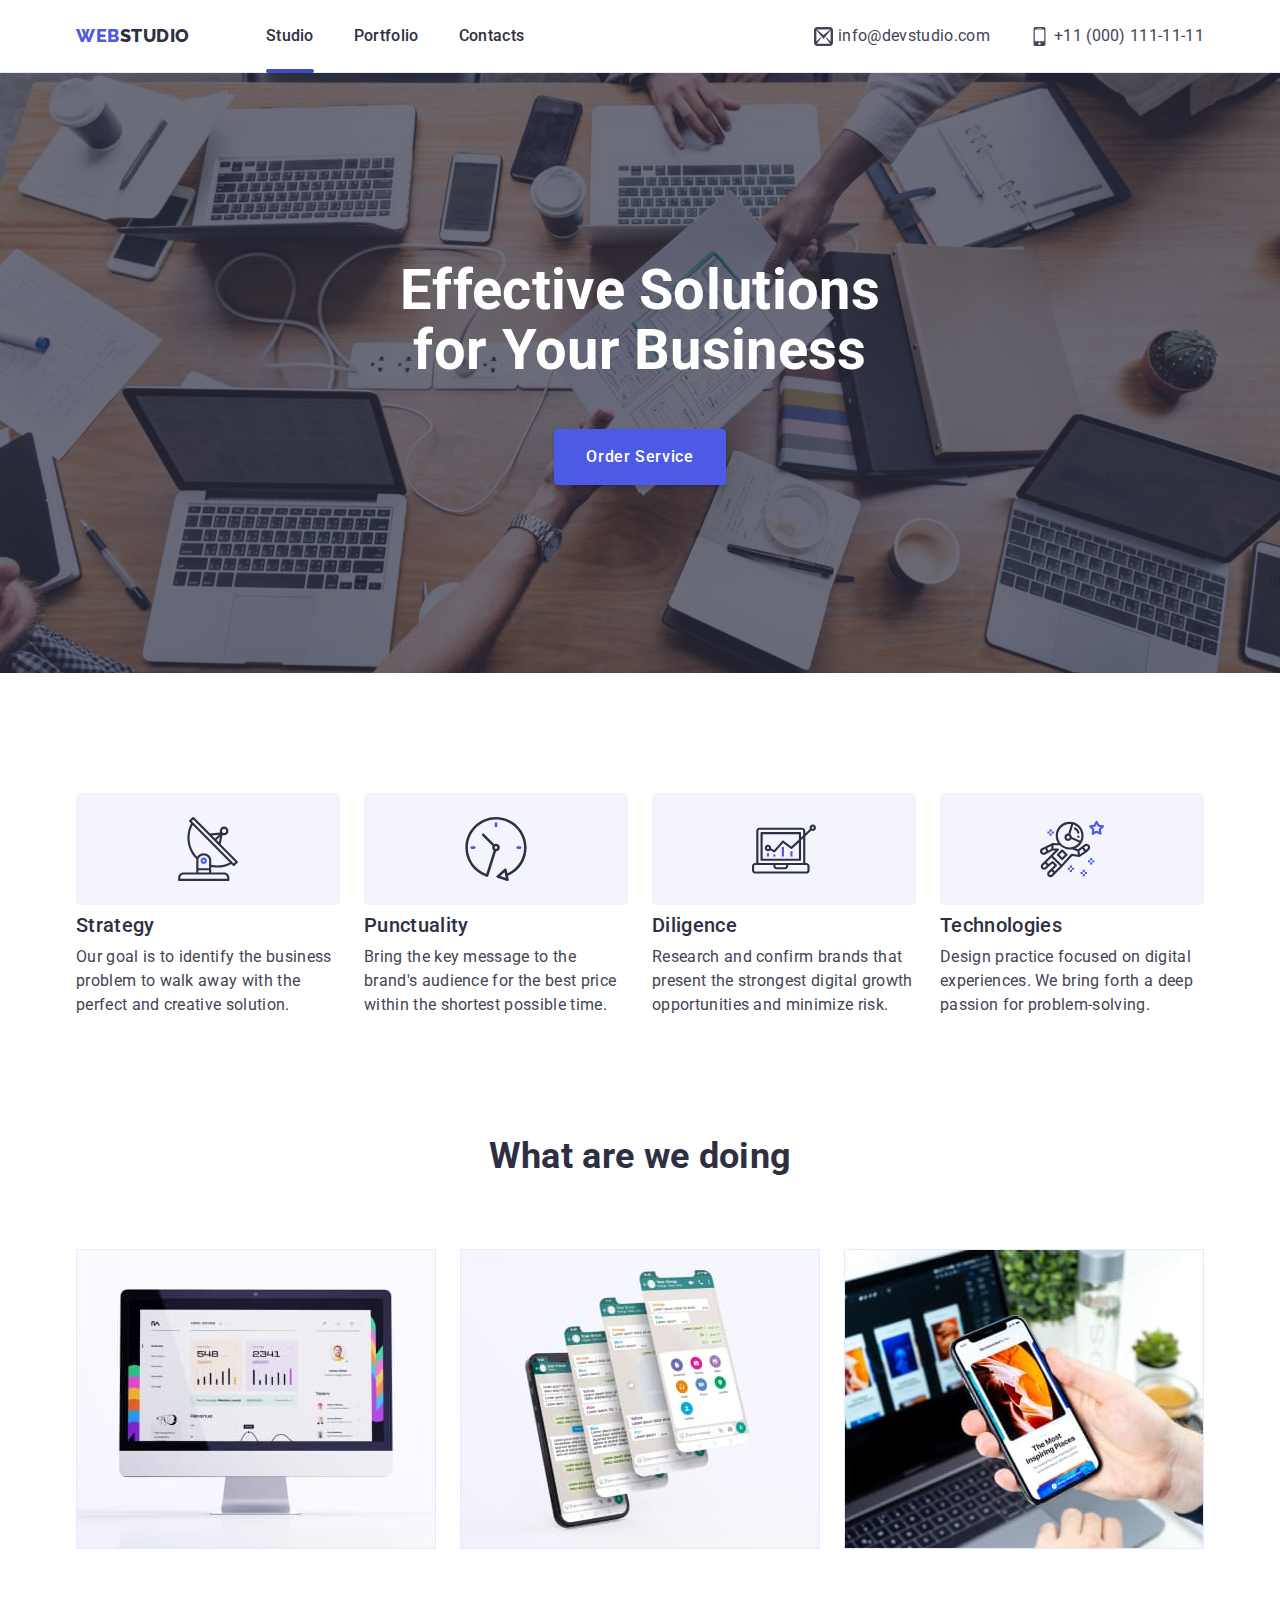
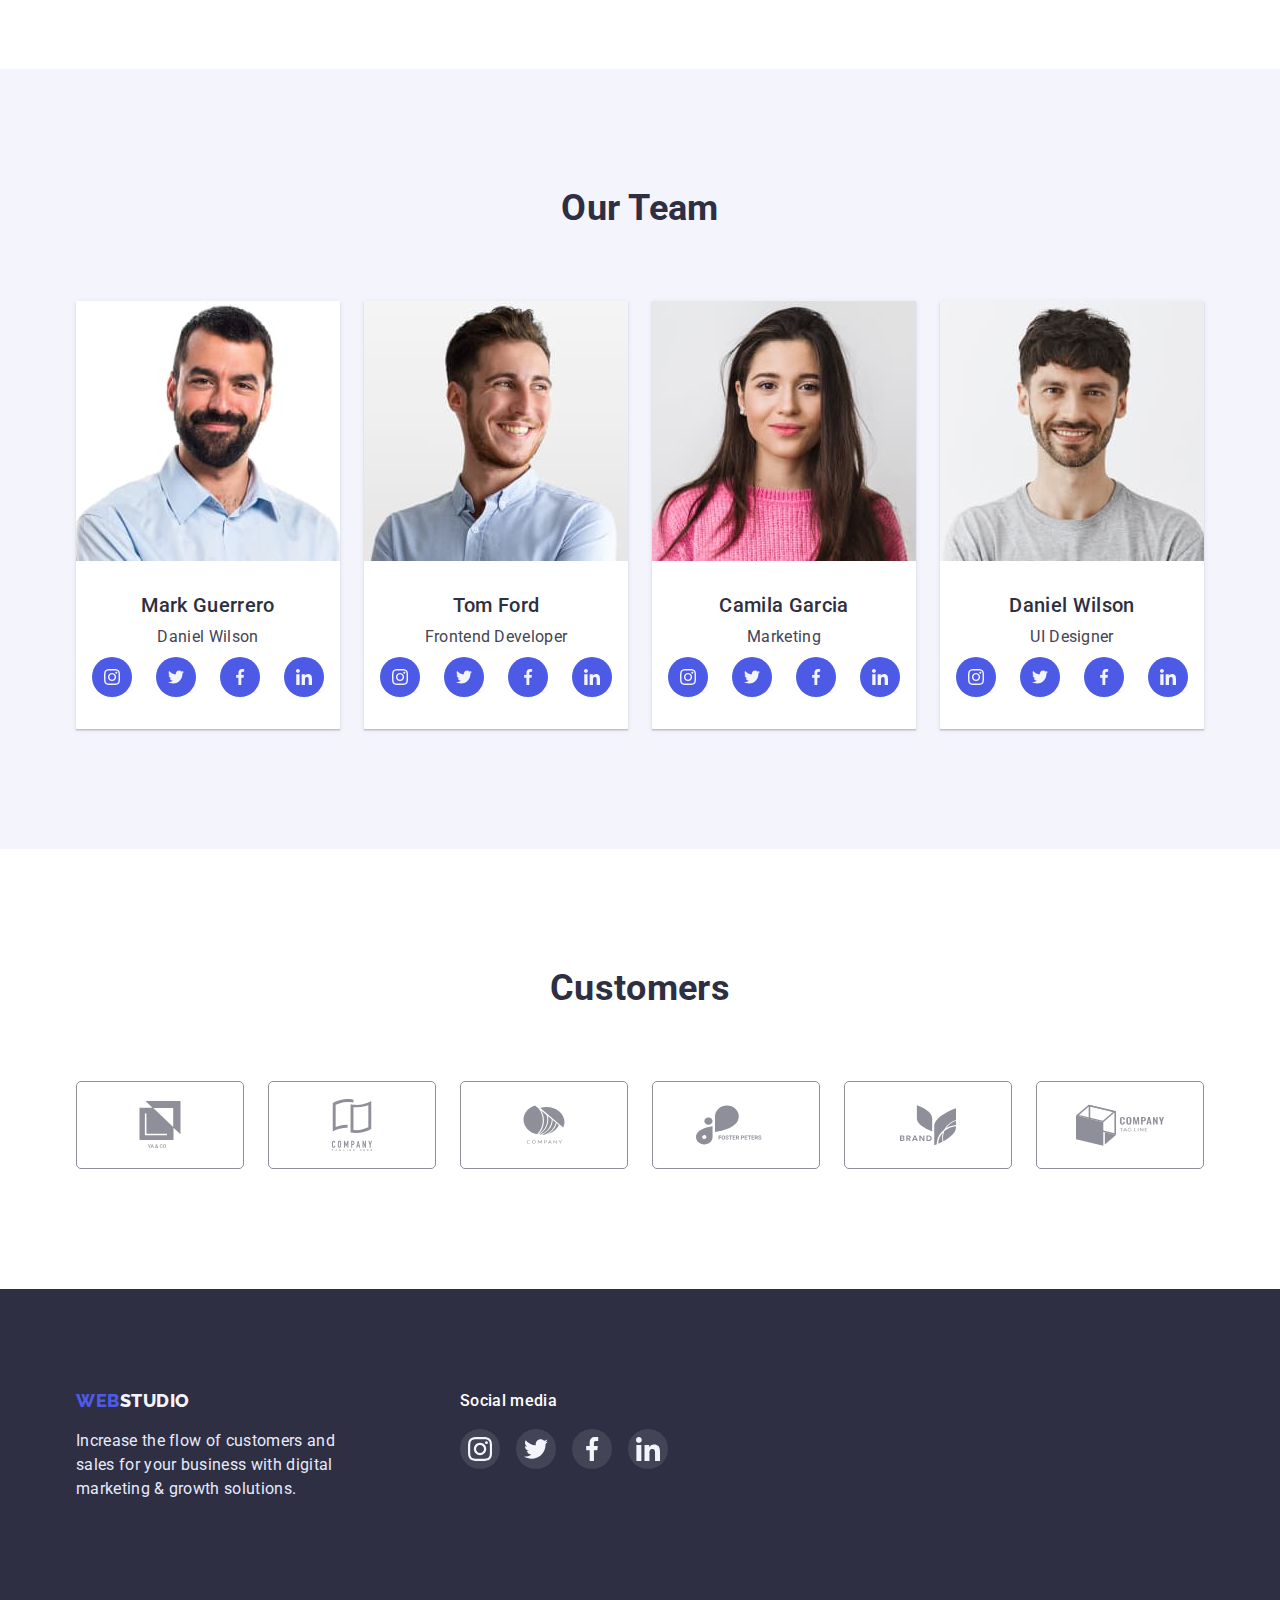
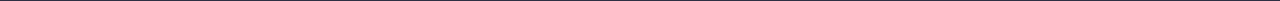
<file: index.html>
<!DOCTYPE html>
<html lang="en">
  <head>
    <meta charset="UTF-8" />
    <meta http-equiv="X-UA-Compatible" content="IE=edge" />
    <meta name="viewport" content="width=device-width, initial-scale=1.0" />
    <title>Web Studio</title>
    <link rel="icon" href="./images/icon.png" />
    <link rel="preconnect" href="https://fonts.googleapis.com" />
    <link rel="preconnect" href="https://fonts.gstatic.com" crossorigin />
    <link
      href="https://fonts.googleapis.com/css2?family=Raleway:wght@800&family=Roboto:wght@400;500;700&display=swap"
      rel="stylesheet"
    />
    <link
      rel="stylesheet"
      href="https://cdnjs.cloudflare.com/ajax/libs/modern-normalize/1.1.0/modern-normalize.min.css"
    />
    <link rel="stylesheet" href="./css/style.css" />
  </head>
  <body>
    <!--  header  -->
    <header class="header">
      <div class="container header-flex">
        <a href="./index.html" class="logo link"><span>Web</span>Studio</a>
        <nav class="nav">
          <ul class="nav-items list-style">
            <li class="nav-item">
              <a class="nav-link link active" href="./index.html">Studio</a>
            </li>
            <li class="nav-item">
              <a class="nav-link link" href="./portfolio.html">Portfolio</a>
            </li>
            <li class="nav-item">
              <a class="nav-link link" href="#">Contacts</a>
            </li>
          </ul>
        </nav>
        <ul class="contacts-items list-style">
          <li class="contacts-item">
            <a
              class="contacts-link link mail"
              href="mailto:info@devstudio.com"
              target="_blank"
              rel=" noopener , nofollow , noreferrer"
            >
              <svg width="19" height="19">
                <use href="./images/icons.svg#icon-contact-mail"></use>
              </svg>
              info@devstudio.com
            </a>
          </li>
          <li class="contacts-item">
            <a class="contacts-link link" href="tel:+110001111111">
              <svg width="19" height="19">
                <use href="./images/icons.svg#icon-contact-mobile"></use>
              </svg>
              +11 (000) 111-11-11
            </a>
          </li>
        </ul>
      </div>
    </header>
    <main>
      <!--  Hero  -->
      <section class="hero">
        <div class="container">
          <h1 class="hero-titel">
            Effective Solutions<br />
            for Your Business
          </h1>
          <button class="hero-btn basic-btn" type="button" data-modal-open>
            Order Service
          </button>
        </div>
      </section>
      <!--  Why we?  -->
      <section class="why-we">
        <div class="container">
          <h2 class="why-we-titel" hidden>Why we?</h2>
          <ul class="why-we-items list-style">
            <li class="why-we-item">
              <div class="why-we-img">
                <svg width="64" height="64">
                  <use href="./images/icons.svg#icon-why-we-antenna"></use>
                </svg>
              </div>
              <h3>Strategy</h3>
              <p>
                Our goal is to identify the business problem to walk away with
                the perfect and creative solution.
              </p>
            </li>
            <li class="why-we-item">
              <div class="why-we-img">
                <svg width="64" height="64">
                  <use href="./images/icons.svg#icon-why-we-clock"></use>
                </svg>
              </div>
              <h3>Punctuality</h3>
              <p>
                Bring the key message to the brand's audience for the best price
                within the shortest possible time.
              </p>
            </li>
            <li class="why-we-item">
              <div class="why-we-img">
                <svg width="64" height="64">
                  <use href="./images/icons.svg#icon-why-we-diagram"></use>
                </svg>
              </div>
              <h3>Diligence</h3>
              <p>
                Research and confirm brands that present the strongest digital
                growth opportunities and minimize risk.
              </p>
            </li>
            <li class="why-we-item">
              <div class="why-we-img">
                <svg width="64" height="64">
                  <use href="./images/icons.svg#icon-why-we-astronaut"></use>
                </svg>
              </div>
              <h3>Technologies</h3>
              <p>
                Design practice focused on digital experiences. We bring forth a
                deep passion for problem-solving.
              </p>
            </li>
          </ul>
        </div>
      </section>
      <!--  What are we doing  -->
      <section class="what-are-we-doing">
        <div class="container">
          <h2 class="what-are-we-doing-titel">What are we doing</h2>
          <ul class="what-are-we-doing-items list-style">
            <li class="what-are-we-doing-item">
              <img
                src="./images/img1.jpg"
                alt="monoblock"
                width="360"
                height="300"
              />
              <h3>descktop applications</h3>
            </li>
            <li class="what-are-we-doing-item">
              <img
                src="./images/img2.jpg"
                alt="multitasking"
                width="360"
                height="300"
              />
              <h3>phone applications</h3>
            </li>
            <li class="what-are-we-doing-item">
              <img
                src="./images/img3.jpg"
                alt="phone"
                width="360"
                height="300"
              />
              <h3>one ecosystem</h3>
            </li>
          </ul>
        </div>
      </section>
      <!--  Our team  -->
      <section class="our-team">
        <div class="container">
          <h2 class="our-team-titel">Our Team</h2>
          <ul class="our-team-items list-style">
            <li class="our-team-item">
              <img
                class="our-team-img"
                src="./images/team-card1.jpg"
                alt="man"
                width="264"
                height="260"
              />
              <div class="our-team-box">
                <h3 class="our-team-name">Mark Guerrero</h3>
                <p class="our-team-speciality">Daniel Wilson</p>
                <ul class="our-team-items-links list-style">
                  <li class="our-team-item-link">
                    <a
                      href=""
                      class="our-team-link"
                      target="_blank"
                      rel=" noopener , nofollow , noreferrer"
                    >
                      <svg width="16" height="16">
                        <use href="./images/icons.svg#icon-instagram"></use>
                      </svg>
                    </a>
                  </li>
                  <li class="our-team-item-link">
                    <a
                      href=""
                      class="our-team-link"
                      target="_blank"
                      rel=" noopener , nofollow , noreferrer"
                    >
                      <svg width="16" height="16">
                        <use href="./images/icons.svg#icon-twitter"></use>
                      </svg>
                    </a>
                  </li>
                  <li class="our-team-item-link">
                    <a
                      href=""
                      class="our-team-link"
                      target="_blank"
                      rel=" noopener , nofollow , noreferrer"
                    >
                      <svg width="16" height="16">
                        <use href="./images/icons.svg#icon-facebook"></use>
                      </svg>
                    </a>
                  </li>
                  <li class="our-team-item-link">
                    <a
                      href=""
                      class="our-team-link"
                      target="_blank"
                      rel=" noopener , nofollow , noreferrer"
                    >
                      <svg width="16" height="16">
                        <use href="./images/icons.svg#icon-linkedin"></use>
                      </svg>
                    </a>
                  </li>
                </ul>
              </div>
            </li>
            <li class="our-team-item">
              <img
                class="our-team-img"
                src="./images/team-card2.jpg"
                alt="man"
                width="264"
                height="260"
              />
              <div class="our-team-box">
                <h3 class="our-team-name">Tom Ford</h3>
                <p class="our-team-speciality">Frontend Developer</p>
                <ul class="our-team-items-links list-style">
                  <li class="our-team-item-link">
                    <a
                      href=""
                      class="our-team-link"
                      target="_blank"
                      rel=" noopener , nofollow , noreferrer"
                    >
                      <svg width="16" height="16">
                        <use href="./images/icons.svg#icon-instagram"></use>
                      </svg>
                    </a>
                  </li>
                  <li class="our-team-item-link">
                    <a
                      href=""
                      class="our-team-link"
                      target="_blank"
                      rel=" noopener , nofollow , noreferrer"
                    >
                      <svg width="16" height="16">
                        <use href="./images/icons.svg#icon-twitter"></use>
                      </svg>
                    </a>
                  </li>
                  <li class="our-team-item-link">
                    <a
                      href=""
                      class="our-team-link"
                      target="_blank"
                      rel=" noopener , nofollow , noreferrer"
                    >
                      <svg width="16" height="16">
                        <use href="./images/icons.svg#icon-facebook"></use>
                      </svg>
                    </a>
                  </li>
                  <li class="our-team-item-link">
                    <a
                      href=""
                      class="our-team-link"
                      target="_blank"
                      rel=" noopener , nofollow , noreferrer"
                    >
                      <svg width="16" height="16">
                        <use href="./images/icons.svg#icon-linkedin"></use>
                      </svg>
                    </a>
                  </li>
                </ul>
              </div>
            </li>
            <li class="our-team-item">
              <img
                class="our-team-img"
                src="./images/team-card3.jpg"
                alt="woman"
                width="264"
                height="260"
              />
              <div class="our-team-box">
                <h3 class="our-team-name">Camila Garcia</h3>
                <p class="our-team-speciality">Marketing</p>
                <ul class="our-team-items-links list-style">
                  <li class="our-team-item-link">
                    <a
                      href=""
                      class="our-team-link"
                      target="_blank"
                      rel=" noopener , nofollow , noreferrer"
                    >
                      <svg width="16" height="16">
                        <use href="./images/icons.svg#icon-instagram"></use>
                      </svg>
                    </a>
                  </li>
                  <li class="our-team-item-link">
                    <a
                      href=""
                      class="our-team-link"
                      target="_blank"
                      rel=" noopener , nofollow , noreferrer"
                    >
                      <svg width="16" height="16">
                        <use href="./images/icons.svg#icon-twitter"></use>
                      </svg>
                    </a>
                  </li>
                  <li class="our-team-item-link">
                    <a
                      href=""
                      class="our-team-link"
                      target="_blank"
                      rel=" noopener , nofollow , noreferrer"
                    >
                      <svg width="16" height="16">
                        <use href="./images/icons.svg#icon-facebook"></use>
                      </svg>
                    </a>
                  </li>
                  <li class="our-team-item-link">
                    <a
                      href=""
                      class="our-team-link"
                      target="_blank"
                      rel=" noopener , nofollow , noreferrer"
                    >
                      <svg width="16" height="16">
                        <use href="./images/icons.svg#icon-linkedin"></use>
                      </svg>
                    </a>
                  </li>
                </ul>
              </div>
            </li>
            <li class="our-team-item">
              <img
                class="our-team-img"
                src="./images/team-card4.jpg"
                alt="man"
                width="264"
                height="260"
              />
              <div class="our-team-box">
                <h3 class="our-team-name">Daniel Wilson</h3>
                <p class="our-team-speciality">UI Designer</p>
                <ul class="our-team-items-links list-style">
                  <li class="our-team-item-link">
                    <a
                      href=""
                      class="our-team-link"
                      target="_blank"
                      rel=" noopener , nofollow , noreferrer"
                    >
                      <svg width="16" height="16">
                        <use href="./images/icons.svg#icon-instagram"></use>
                      </svg>
                    </a>
                  </li>
                  <li class="our-team-item-link">
                    <a
                      href=""
                      class="our-team-link"
                      target="_blank"
                      rel=" noopener , nofollow , noreferrer"
                    >
                      <svg width="16" height="16">
                        <use href="./images/icons.svg#icon-twitter"></use>
                      </svg>
                    </a>
                  </li>
                  <li class="our-team-item-link">
                    <a
                      href=""
                      class="our-team-link"
                      target="_blank"
                      rel=" noopener , nofollow , noreferrer"
                    >
                      <svg width="16" height="16">
                        <use href="./images/icons.svg#icon-facebook"></use>
                      </svg>
                    </a>
                  </li>
                  <li class="our-team-item-link">
                    <a
                      href=""
                      class="our-team-link"
                      target="_blank"
                      rel=" noopener , nofollow , noreferrer"
                    >
                      <svg width="16" height="16">
                        <use href="./images/icons.svg#icon-linkedin"></use>
                      </svg>
                    </a>
                  </li>
                </ul>
              </div>
            </li>
          </ul>
        </div>
      </section>
      <!--  Customers  -->
      <section class="customers">
        <div class="container">
          <h2 class="customers-titel">Customers</h2>
          <ul class="customers-items list-style">
            <li class="customers-item">
              <a
                class="customers-link"
                href=""
                target="_blank"
                rel=" noopener , nofollow , noreferrer"
              >
                <svg wigth="41" height="47">
                  <use href="./images/icons.svg#icon-customers-yaco"></use></svg
              ></a>
            </li>
            <li class="customers-item">
              <a
                class="customers-link"
                href=""
                target="_blank"
                rel=" noopener , nofollow , noreferrer"
              >
                <svg wigth="40" height="52">
                  <use
                    href="./images/icons.svg#icon-customers-tagline-here"
                  ></use></svg
              ></a>
            </li>
            <li class="customers-item">
              <a
                class="customers-link"
                href=""
                target="_blank"
                rel=" noopener , nofollow , noreferrer"
              >
                <svg wigth="44" height="41">
                  <use
                    href="./images/icons.svg#icon-customers-company"
                  ></use></svg
              ></a>
            </li>
            <li class="customers-item">
              <a
                class="customers-link"
                href=""
                target="_blank"
                rel=" noopener , nofollow , noreferrer"
              >
                <svg wigth="84" height="80">
                  <use
                    href="./images/icons.svg#icon-customers-foster-peters"
                  ></use></svg
              ></a>
            </li>
            <li class="customers-item">
              <a
                class="customers-link"
                href=""
                target="_blank"
                rel=" noopener , nofollow , noreferrer"
              >
                <svg wigth="63" height="56">
                  <use
                    href="./images/icons.svg#icon-customers-brand"
                  ></use></svg
              ></a>
            </li>
            <li class="customers-item">
              <a
                class="customers-link"
                href=""
                target="_blank"
                rel=" noopener , nofollow , noreferrer"
              >
                <svg wigth="94" height="88">
                  <use
                    href="./images/icons.svg#icon-customers-tag-line"
                  ></use></svg
              ></a>
            </li>
          </ul>
        </div>
      </section>
    </main>
    <!--  footer  -->
    <footer class="footer">
      <div class="container footer-flex">
        <div class="footer-text">
          <a href="./index.html" class="logo footer-logo link"
            ><span>Web</span>Studio</a
          >
          <p class="footer-info">
            Increase the flow of customers and sales for your business with
            digital marketing & growth solutions.
          </p>
        </div>
        <div class="footer-social-media">
          <p class="footer-titel">Social media</p>
          <ul class="footer-items list-style">
            <li class="footer-item">
              <a
                href=""
                class="footer-link"
                target="_blank"
                rel=" noopener , nofollow , noreferrer"
              >
                <svg height="24" width="24">
                  <use href="./images/icons.svg#icon-instagram"></use>
                </svg>
              </a>
            </li>
            <li class="footer-item">
              <a
                href=""
                class="footer-link"
                target="_blank"
                rel=" noopener , nofollow , noreferrer"
              >
                <svg height="24" width="24">
                  <use href="./images/icons.svg#icon-twitter"></use>
                </svg>
              </a>
            </li>
            <li class="footer-item">
              <a
                href=""
                class="footer-link"
                target="_blank"
                rel=" noopener , nofollow , noreferrer"
              >
                <svg height="24" width="24">
                  <use href="./images/icons.svg#icon-facebook"></use>
                </svg>
              </a>
            </li>
            <li class="footer-item">
              <a
                href=""
                class="footer-link"
                target="_blank"
                rel=" noopener , nofollow , noreferrer"
              >
                <svg height="24" width="24">
                  <use href="./images/icons.svg#icon-linkedin"></use>
                </svg>
              </a>
            </li>
          </ul>
        </div>
      </div>
    </footer>
    <div class="backdrop is-hidden" data-modal>
      <div class="modal">
        <button class="modal-close-btn" type="button" data-modal-close>
          <svg width="8px" height="8px">
            <use href="./images/icons.svg#icon-modal-close-btn"></use>
          </svg>
        </button>
      </div>
    </div>
    <script src="./js/modal.js"></script>
  </body>
</html>
</file>
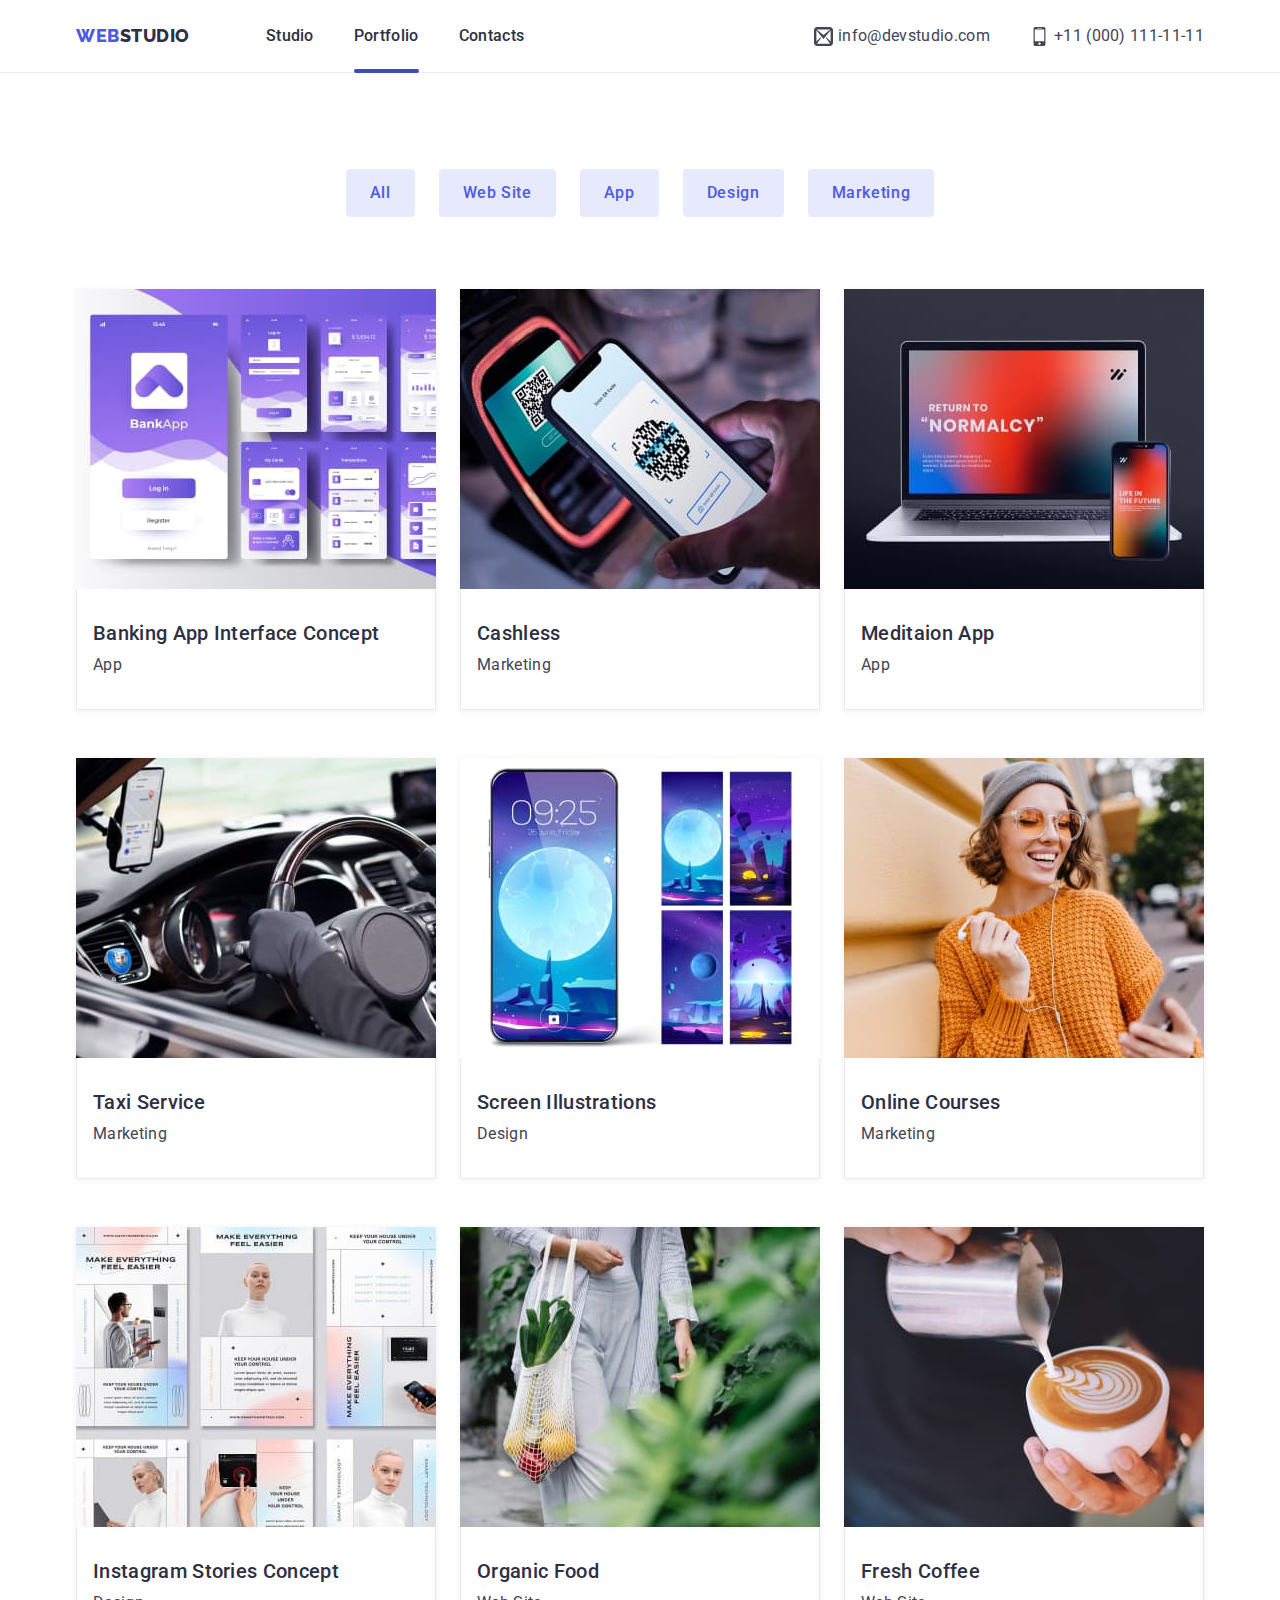
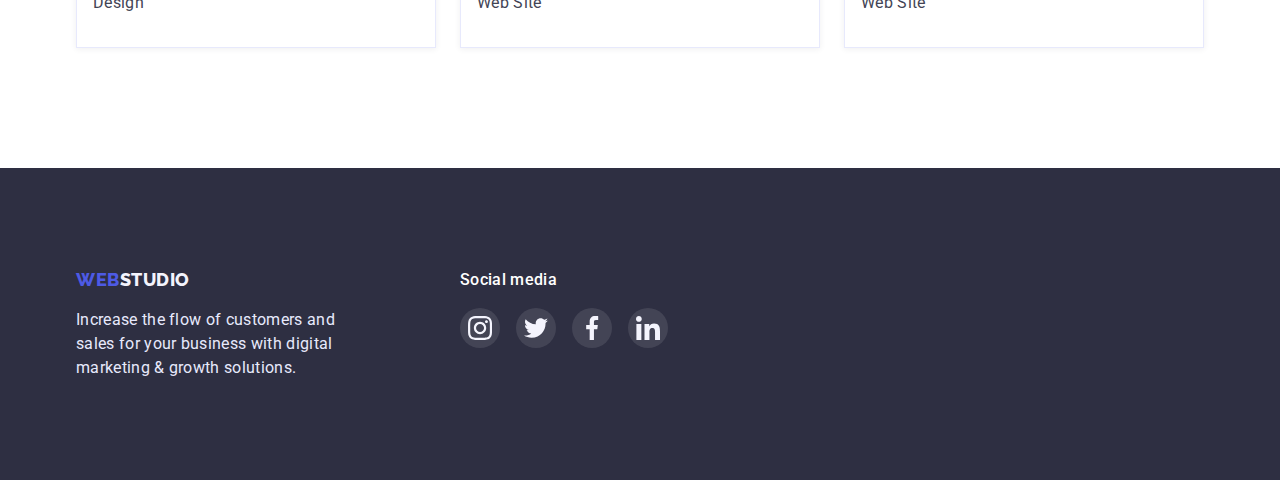
<file: portfolio.html>
<!DOCTYPE html>
<html lang="en">
  <head>
    <meta charset="UTF-8" />
    <meta http-equiv="X-UA-Compatible" content="IE=edge" />
    <meta name="viewport" content="width=device-width, initial-scale=1.0" />
    <title>Web Studio</title>
    <link rel="icon" href="./images/icon.png" />
    <link rel="preconnect" href="https://fonts.googleapis.com" />
    <link rel="preconnect" href="https://fonts.gstatic.com" crossorigin />
    <link
      href="https://fonts.googleapis.com/css2?family=Raleway:wght@800&family=Roboto:wght@400;500;700&display=swap"
      rel="stylesheet"
    />
    <link
      rel="stylesheet"
      href="https://cdnjs.cloudflare.com/ajax/libs/modern-normalize/1.1.0/modern-normalize.min.css"
    />
    <link rel="stylesheet" href="./css/style.css" />
  </head>
  <body>
    <!--  header  -->
    <header class="header">
      <div class="container header-flex">
        <a href="./index.html" class="logo link"><span>Web</span>Studio</a>
        <nav class="nav">
          <ul class="nav-items list-style">
            <li class="nav-item">
              <a class="nav-link link" href="./index.html">Studio</a>
            </li>
            <li class="nav-item">
              <a class="nav-link link active" href="./portfolio.html"
                >Portfolio</a
              >
            </li>
            <li class="nav-item">
              <a class="nav-link link" href="#">Contacts</a>
            </li>
          </ul>
        </nav>
        <ul class="contacts-items list-style">
          <li class="contacts-item">
            <a
              class="contacts-link link mail"
              href="mailto:info@devstudio.com"
              target="_blank"
              rel=" noopener , nofollow , noreferrer"
            >
              <svg width="19" height="19">
                <use href="./images/icons.svg#icon-contact-mail"></use>
              </svg>
              info@devstudio.com
            </a>
          </li>
          <li class="contacts-item">
            <a class="contacts-link link" href="tel:+110001111111">
              <svg width="19" height="19">
                <use href="./images/icons.svg#icon-contact-mobile"></use>
              </svg>
              +11 (000) 111-11-11
            </a>
          </li>
        </ul>
      </div>
    </header>
    <main>
      <!--  portfolio  -->
      <section class="portfolio">
        <div class="container">
          <h1 class="portfolio-titel" hidden>Portfolio</h1>
          <ul class="portfolio-filter-items list-style">
            <li class="portfolio-filter-item">
              <button class="portfolio-btn basic-btn" type="button">All</button>
            </li>
            <li class="portfolio-filter-item">
              <button class="portfolio-btn basic-btn" type="button">
                Web Site
              </button>
            </li>
            <li class="portfolio-filter-item">
              <button class="portfolio-btn basic-btn" type="button">App</button>
            </li>
            <li class="portfolio-filter-item">
              <button class="portfolio-btn basic-btn" type="button">
                Design
              </button>
            </li>
            <li class="portfolio-filter-item">
              <button class="portfolio-btn basic-btn" type="button">
                Marketing
              </button>
            </li>
          </ul>
          <ul class="portfolio-items list-style">
            <li class="portfolio-item">
              <div class="portfolio-img-wrapper">
                <img
                  class="portfolio-img"
                  src="./images/portfolio-1.jpg"
                  alt="interface"
                  width="360"
                  height="300"
                />
                <p class="portfolio-overlay">
                  14 Stylish and User-Friendly App Design Concepts · Task
                  Manager App · Calorie Tracker App · Exotic Fruit Ecommerce App
                  · Cloud Storage App
                </p>
              </div>
              <div class="portfolio-box">
                <h2 class="partfolio-name">Banking App Interface Concept</h2>
                <p class="portfolio-filter-name">App</p>
              </div>
            </li>
            <li class="portfolio-item">
              <div class="portfolio-img-wrapper">
                <img
                  class="portfolio-img"
                  src="./images/portfolio-2.jpg"
                  alt="cashless"
                  width="360"
                  height="300"
                />
                <p class="portfolio-overlay">
                  14 Stylish and User-Friendly App Design Concepts · Task
                  Manager App · Calorie Tracker App · Exotic Fruit Ecommerce App
                  · Cloud Storage App
                </p>
              </div>
              <div class="portfolio-box">
                <h2 class="partfolio-name">Cashless</h2>
                <p class="portfolio-filter-name">Marketing</p>
              </div>
            </li>
            <li class="portfolio-item">
              <div class="portfolio-img-wrapper">
                <img
                  class="portfolio-img"
                  src="./images/portfolio-3.jpg"
                  alt="mediataion app"
                  width="360"
                  height="300"
                />
                <p class="portfolio-overlay">
                  14 Stylish and User-Friendly App Design Concepts · Task
                  Manager App · Calorie Tracker App · Exotic Fruit Ecommerce App
                  · Cloud Storage App
                </p>
              </div>
              <div class="portfolio-box">
                <h2 class="partfolio-name">Meditaion App</h2>
                <p class="portfolio-filter-name">App</p>
              </div>
            </li>
            <li class="portfolio-item">
              <div class="portfolio-img-wrapper">
                <img
                  class="portfolio-img"
                  src="./images/portfolio-4.jpg"
                  alt="taxi service"
                  width="360"
                  height="300"
                />
                <p class="portfolio-overlay">
                  14 Stylish and User-Friendly App Design Concepts · Task
                  Manager App · Calorie Tracker App · Exotic Fruit Ecommerce App
                  · Cloud Storage App
                </p>
              </div>
              <div class="portfolio-box">
                <h2 class="partfolio-name">Taxi Service</h2>
                <p class="portfolio-filter-name">Marketing</p>
              </div>
            </li>
            <li class="portfolio-item">
              <div class="portfolio-img-wrapper">
                <img
                  class="portfolio-img"
                  src="./images/portfolio-5.jpg"
                  alt="screen illustration"
                  width="360"
                  height="300"
                />
                <p class="portfolio-overlay">
                  14 Stylish and User-Friendly App Design Concepts · Task
                  Manager App · Calorie Tracker App · Exotic Fruit Ecommerce App
                  · Cloud Storage App
                </p>
              </div>
              <div class="portfolio-box">
                <h2 class="partfolio-name">Screen Illustrations</h2>
                <p class="portfolio-filter-name">Design</p>
              </div>
            </li>
            <li class="portfolio-item">
              <div class="portfolio-img-wrapper">
                <img
                  class="portfolio-img"
                  src="./images/portfolio-6.jpg"
                  alt="online courses"
                  width="360"
                  height="300"
                />
                <p class="portfolio-overlay">
                  14 Stylish and User-Friendly App Design Concepts · Task
                  Manager App · Calorie Tracker App · Exotic Fruit Ecommerce App
                  · Cloud Storage App
                </p>
              </div>
              <div class="portfolio-box">
                <h2 class="partfolio-name">Online Courses</h2>
                <p class="portfolio-filter-name">Marketing</p>
              </div>
            </li>
            <li class="portfolio-item">
              <div class="portfolio-img-wrapper">
                <img
                  class="portfolio-img"
                  src="./images/portfolio-7.jpg"
                  alt="stories concept"
                  width="360"
                  height="300"
                />
                <p class="portfolio-overlay">
                  14 Stylish and User-Friendly App Design Concepts · Task
                  Manager App · Calorie Tracker App · Exotic Fruit Ecommerce App
                  · Cloud Storage App
                </p>
              </div>
              <div class="portfolio-box">
                <h2 class="partfolio-name">Instagram Stories Concept</h2>
                <p class="portfolio-filter-name">Design</p>
              </div>
            </li>
            <li class="portfolio-item">
              <div class="portfolio-img-wrapper">
                <img
                  class="portfolio-img"
                  src="./images/portfolio-8.jpg"
                  alt="organic food"
                  width="360"
                  height="300"
                />
                <p class="portfolio-overlay">
                  14 Stylish and User-Friendly App Design Concepts · Task
                  Manager App · Calorie Tracker App · Exotic Fruit Ecommerce App
                  · Cloud Storage App
                </p>
              </div>
              <div class="portfolio-box">
                <h2 class="partfolio-name">Organic Food</h2>
                <p class="portfolio-filter-name">Web Site</p>
              </div>
            </li>
            <li class="portfolio-item">
              <div class="portfolio-img-wrapper">
                <img
                  class="portfolio-img"
                  src="./images/portfolio-9.jpg"
                  alt="fresh coffee"
                  width="360"
                  height="300"
                />
                <p class="portfolio-overlay">
                  14 Stylish and User-Friendly App Design Concepts · Task
                  Manager App · Calorie Tracker App · Exotic Fruit Ecommerce App
                  · Cloud Storage App
                </p>
              </div>
              <div class="portfolio-box">
                <h2 class="partfolio-name">Fresh Coffee</h2>
                <p class="portfolio-filter-name">Web Site</p>
              </div>
            </li>
          </ul>
        </div>
      </section>
    </main>
    <!--  footer  -->
    <footer class="footer">
      <div class="container footer-flex">
        <div class="footer-text">
          <a href="./index.html" class="logo footer-logo link"
            ><span>Web</span>Studio</a
          >
          <p class="footer-info">
            Increase the flow of customers and sales for your business with
            digital marketing & growth solutions.
          </p>
        </div>
        <div class="footer-social-media">
          <p class="footer-titel">Social media</p>
          <ul class="footer-items list-style">
            <li class="footer-item">
              <a
                href=""
                class="footer-link"
                target="_blank"
                rel=" noopener , nofollow , noreferrer"
              >
                <svg height="24" width="24">
                  <use href="./images/icons.svg#icon-instagram"></use>
                </svg>
              </a>
            </li>
            <li class="footer-item">
              <a
                href=""
                class="footer-link"
                target="_blank"
                rel=" noopener , nofollow , noreferrer"
              >
                <svg height="24" width="24">
                  <use href="./images/icons.svg#icon-twitter"></use>
                </svg>
              </a>
            </li>
            <li class="footer-item">
              <a
                href=""
                class="footer-link"
                target="_blank"
                rel=" noopener , nofollow , noreferrer"
              >
                <svg height="24" width="24">
                  <use href="./images/icons.svg#icon-facebook"></use>
                </svg>
              </a>
            </li>
            <li class="footer-item">
              <a
                href=""
                class="footer-link"
                target="_blank"
                rel=" noopener , nofollow , noreferrer"
              >
                <svg height="24" width="24">
                  <use href="./images/icons.svg#icon-linkedin"></use>
                </svg>
              </a>
            </li>
          </ul>
        </div>
      </div>
    </footer>
    <script src="./js/modal.js"></script>
  </body>
</html>
</file>
<file: css/style.css>
:root {
  --iris: #4d5ae5;
  --ocean: #404bbf;
  --navy-blue: #2e2f42;
  --green: #31d0aa;
  --slate: #434455;
  --light-slate: #8e8f99;
  --cornflower: #e7e9fc;
  --cloud: #f4f4fd;
  --grey: #2e2f42b2;
  --modal-background: #fcfcfc;
  --time-distribution: cubic-bezier(0.4, 0, 0.2, 1);
}

body {
  font-family: 'Roboto', sans-serif;
  font-weight: 400;
  font-size: 16px;
  line-height: 1.5;
  letter-spacing: 0.02rem;
  color: var(--slate);
}
p,
h1,
h2,
h3,
h4,
h5,
h6 {
  margin: 0;
  padding: 0;
}
img {
  display: block;
  width: 100%;
}
button {
  cursor: pointer;
}
svg {
  display: block;
}
.link {
  text-decoration: none;
}
.list-style {
  list-style: none;
  padding: 0;
  margin: 0;
}
.basic-btn {
  font-family: 'Roboto', sans-serif;
  text-transform: capitalize;
  font-weight: 500;
  font-size: 16px;
  line-height: 1.5;
  letter-spacing: 0.04em;
  border: none;
  border-radius: 4px;
}
.container {
  max-width: 1158px;
  margin: 0 auto;
  padding: 0 15px;
}
/* ==================== HEADER ==================== */
.header {
  background: #fff;
  border-bottom: 1px solid var(--cornflower);
}
.header-flex {
  display: flex;
  justify-content: space-between;
  align-items: center;
}
.logo {
  text-transform: uppercase;
  font-family: 'Raleway', sans-serif;
  font-weight: 800;
  font-size: 18px;
  line-height: 1.33;
  letter-spacing: 0.03em;
  color: var(--navy-blue);
  margin-right: 76px;
}
.logo > span {
  color: var(--iris);
}
.nav {
  flex-grow: 1;
}
.nav-items {
  display: flex;
  gap: 40px;
}
.nav-link {
  position: relative;
  text-transform: capitalize;
  font-weight: 500;
  color: var(--navy-blue);
  padding: 24px 0;
  display: block;
  transition: color 250ms var(--time-distribution);
}
.nav-link:focus,
.nav-link:hover {
  color: var(--iris);
}
.nav-link::after,
.nav-link::after {
  content: '';
  position: absolute;
  bottom: -1px;
  left: 0;
  height: 4px;
  width: 100%;
  border-radius: 4px;
  background-color: var(--ocean);
  transform: scale(0);
  transition: transform 250ms var(--time-distribution);
}
.active::after,
.nav-link:focus::after,
.nav-link:hover::after {
  transform: scale(1);
}
.contacts-items {
  display: flex;
  gap: 40px;
}
.contacts-item {
  display: flex;
}
.tel {
  fill: var(--slate);
}
.contacts-link {
  color: var(--slate);
  display: flex;
  align-items: center;
  transition: color 250ms var(--time-distribution);
}
.contacts-link > svg {
  margin-right: 5px;
  fill: var(--slate);
  transition: fill 250ms var(--time-distribution);
}
.contacts-link:focus,
.contacts-link:hover {
  color: var(--iris);
}
.contacts-link:focus > svg,
.contacts-link:hover > svg {
  fill: var(--iris);
}
/* ==================== Hero ==================== */
.hero {
  background: var(--navy-blue);
  background: linear-gradient(rgba(46, 47, 66, 0.7), rgba(46, 47, 66, 0.7)),
    url('../images/bg-hero.jpg') no-repeat center/cover;
  margin: 0 auto;
  text-align: center;
  padding: 188px 0;
  max-width: 1440px;
}
.hero-titel {
  font-weight: 700;
  font-size: 56px;
  line-height: 1.07;
  margin-bottom: 48px;

  color: #fff;
}
.hero-btn {
  background-color: var(--iris);
  color: #fff;
  padding: 16px 32px;
  margin: 0 auto;
  box-shadow: 0px 4px 4px 0px #00000026;
  transition: background 250ms var(--time-distribution);
}
.hero-btn:focus,
.hero-btn:hover {
  background-color: var(--ocean);
}
/* ==================== Why we? ==================== */
.why-we {
  padding: 120px 0;
}
.why-we-items {
  display: flex;
  justify-content: center;
  gap: 24px;
  flex-wrap: wrap;
}
.why-we-item {
  max-width: 264px;
}
.why-we-item svg {
  transform: scale(1);
  transition: transform 250ms var(--time-distribution);
}
.why-we-item:hover svg {
  transform: scale(1.5);
}
.why-we-item > h3 {
  color: var(--navy-blue);
  font-weight: 500;
  font-size: 20px;
  line-height: 1.2;
  margin-bottom: 8px;
}
.why-we-img {
  display: flex;
  justify-content: center;
  align-items: center;
  background: var(--cloud);
  height: 112px;
  width: 100%;
  border-radius: 4px;
  margin-bottom: 8px;
}
/* ==================== What are we doing ==================== */
.what-are-we-doing {
  padding-bottom: 120px;
}
.what-are-we-doing-titel {
  font-weight: 700;
  font-size: 36px;
  line-height: 1.11;
  color: var(--navy-blue);
  text-align: center;
  margin-bottom: 72px;
}
.what-are-we-doing-items {
  display: flex;
  justify-content: center;
  flex-wrap: wrap;
  gap: 24px;
}
.what-are-we-doing-item {
  position: relative;
  overflow: hidden;
}
.what-are-we-doing-item > h3 {
  position: absolute;
  bottom: 0;
  left: 0;
  width: 100%;
  height: 30%;
  display: flex;
  justify-content: center;
  align-items: center;
  text-transform: uppercase;
  color: #fff;
  background-color: var(--grey);
  transform: translatey(100%);
  transition: transform 250ms var(--time-distribution);
}
.what-are-we-doing-item:hover > h3 {
  transform: translateY(0);
}
/* ==================== Our Team ==================== */
.our-team {
  background: var(--cloud);
  padding: 120px 0;
}
.our-team-titel {
  font-weight: 700;
  font-size: 36px;
  line-height: 1.11;
  color: var(--navy-blue);
  text-align: center;
  margin-bottom: 72px;
}
.our-team-items {
  display: flex;
  justify-content: center;
  gap: 24px;
  flex-wrap: wrap;
}
.our-team-item {
  text-align: center;
  box-shadow: 0px 2px 1px 0px #2e2f4214, 0px 1px 1px 0px #2e2f4229,
    0px 1px 6px 0px #2e2f4214;
}
.our-team-box {
  padding: 32px 16px;
  background: #fff;
  border-bottom-left-radius: 4px;
  border-bottom-right-radius: 4px;
}
.our-team-name {
  color: var(--navy-blue);
  font-weight: 500;
  font-size: 20px;
  line-height: 1.2;
  margin-bottom: 8px;
}
.our-team-speciality {
  margin-bottom: 8px;
}
.our-team-items-links {
  display: flex;
  justify-content: space-between;
}
.our-team-link {
  display: flex;
  justify-content: center;
  align-items: center;
  width: 40px;
  height: 40px;
  background: var(--iris);
  border-radius: 50%;
  transition: background 250ms var(--time-distribution);
}
.our-team-link:hover,
.our-team-link:focus {
  background: var(--ocean);
}
/* ==================== Customers ==================== */
.customers {
  padding: 120px 0;
}
.customers-titel {
  font-weight: 700;
  font-size: 36px;
  line-height: 1.11;
  color: var(--navy-blue);
  text-align: center;
  margin-bottom: 72px;
}
.customers-items {
  display: flex;
  justify-content: center;
  flex-wrap: wrap;
  gap: 24px;
}
.customers-link {
  display: flex;
  justify-content: center;
  align-items: center;
  width: 168px;
  height: 88px;
  border-radius: 5px;
  border: 1px solid var(--light-slate);
  transition: border 250ms var(--time-distribution);
}
.customers-link:hover,
.customers-link:focus {
  border: 1px solid var(--ocean);
}
.customers-link > svg {
  fill: var(--light-slate);
  transition: fill 250ms var(--time-distribution);
}
.customers-link:hover > svg,
.customers-link:focus > svg {
  fill: var(--ocean);
}
/* ==================== Portfolio ==================== */
.portfolio {
  padding: 96px 0 120px;
}
.portfolio-filter-items {
  display: flex;
  justify-content: center;
  gap: 24px;
  margin-bottom: 72px;
}
.portfolio-btn {
  background: var(--cornflower);
  color: var(--iris);
  text-align: center;
  padding: 12px 24px;
  transition: background 250ms var(--time-distribution),
    color 250ms var(--time-distribution);
}
.portfolio-btn:hover,
.portfolio-btn:focus {
  background: var(--ocean);
  color: #fff;
}
.portfolio-items {
  display: flex;
  justify-content: center;
  flex-wrap: wrap;
  row-gap: 48px;
  column-gap: 24px;
}
.portfolio-item {
  max-width: 360px;
  box-shadow: 0px 1px 6px 0px #2e2f4214;
  transition: box-shadow 250ms var(--time-distribution);
}
.portfolio-item:hover,
.portfolio-item:focus {
  box-shadow: 0px 2px 1px 0px #2e2f4214, 0px 1px 1px 0px #2e2f4229,
    0px 1px 6px 0px #2e2f4214;
  cursor: pointer;
}
.portfolio-img-wrapper {
  position: relative;
  overflow: hidden;
}
.portfolio-overlay {
  position: absolute;
  top: 0;
  left: 0;
  right: 0;
  bottom: 0;
  background-color: var(--iris);
  color: var(--cloud);
  padding: 42px 32px 0;
  overflow: auto;
  transform: translateY(100%);
  transition: transform 250ms var(--time-distribution);
}
.portfolio-item:hover .portfolio-overlay,
.portfolio-item:focus .portfolio-overlay {
  transform: translateY(0);
}
.portfolio-box {
  padding: 32px 16px;
  border: 1px solid var(--cornflower);
  border-top: none;
}
.partfolio-name {
  color: var(--navy-blue);
  font-weight: 500;
  font-size: 20px;
  line-height: 1.2;
  margin-bottom: 8px;
}
/* ==================== FOOTER ==================== */
.footer {
  background: var(--navy-blue);
  padding: 100px 0;
}
.footer-flex {
  display: flex;
}
.footer-text {
  display: flex;
  flex-direction: column;
  margin-right: 120px;
}
.logo.footer-logo {
  color: var(--cloud);
  margin-bottom: 16px;
  display: inline-block;
}
.footer-info {
  color: var(--cornflower);
  max-width: 264px;
}
.footer-titel {
  font-weight: 500;
  font-size: 16px;
  line-height: 1.5;
  letter-spacing: 0.02em;
  color: #fff;
  margin-bottom: 16px;
}
.footer-items {
  display: flex;
  gap: 16px;
}
.footer-link {
  background: rgba(255, 255, 255, 0.1);
  display: flex;
  justify-content: center;
  align-items: center;
  height: 40px;
  width: 40px;
  border-radius: 50%;
  transition: background 250ms var(--time-distribution);
}
.footer-link:hover,
.footer-link:focus {
  background: var(--green);
}
/* ====================  backdrop  ==================== */
.backdrop {
  position: fixed;
  top: 0;
  bottom: 0;
  left: 0;
  right: 0;
  background-color: var(--grey);
  z-index: 10;
  transition: opacity 250ms var(--time-distribution),
    visibility 250ms var(--time-distribution);
}
.backdrop.is-hidden {
  opacity: 0;
  pointer-events: none;
  visibility: hidden;
}
.modal {
  position: absolute;
  left: 50%;
  top: 50%;
  width: 408px;
  height: 576px;
  transform: translate(-50%, -50%) scale(1);
  background-color: var(--modal-background);
  border-radius: 4px;
  box-shadow: 0px 2px 1px 0px #00000033, 0px 1px 3px 0px #0000001f,
    0px 1px 1px 0px #00000024;
  transition: transform 250ms var(--time-distribution);
}
.backdrop.is-hidden > .modal {
  transform: translate(-50%, -50%) scale(1.5);
}
.modal-close-btn {
  position: absolute;
  top: 0;
  right: 0;
  margin-top: 24px;
  margin-right: 24px;
  width: 24px;
  height: 24px;
  display: flex;
  justify-content: center;
  align-items: center;
  background-color: var(--cornflower);
  border: 1px solid rgba(0, 0, 0, 0.1);
  border-radius: 50%;
  transition: background 250ms var(--time-distribution),
    border 250ms var(--time-distribution);
}
.modal-close-btn:hover,
.modal-close-btn:focus {
  background-color: var(--ocean);
  border-color: var(--ocean);
}
.modal-close-btn > svg {
  fill: #000;
  transition: fill 250ms var(--time-distribution);
}
.modal-close-btn:hover > svg,
.modal-close-btn:focus > svg {
  fill: #fff;
}
</file>
